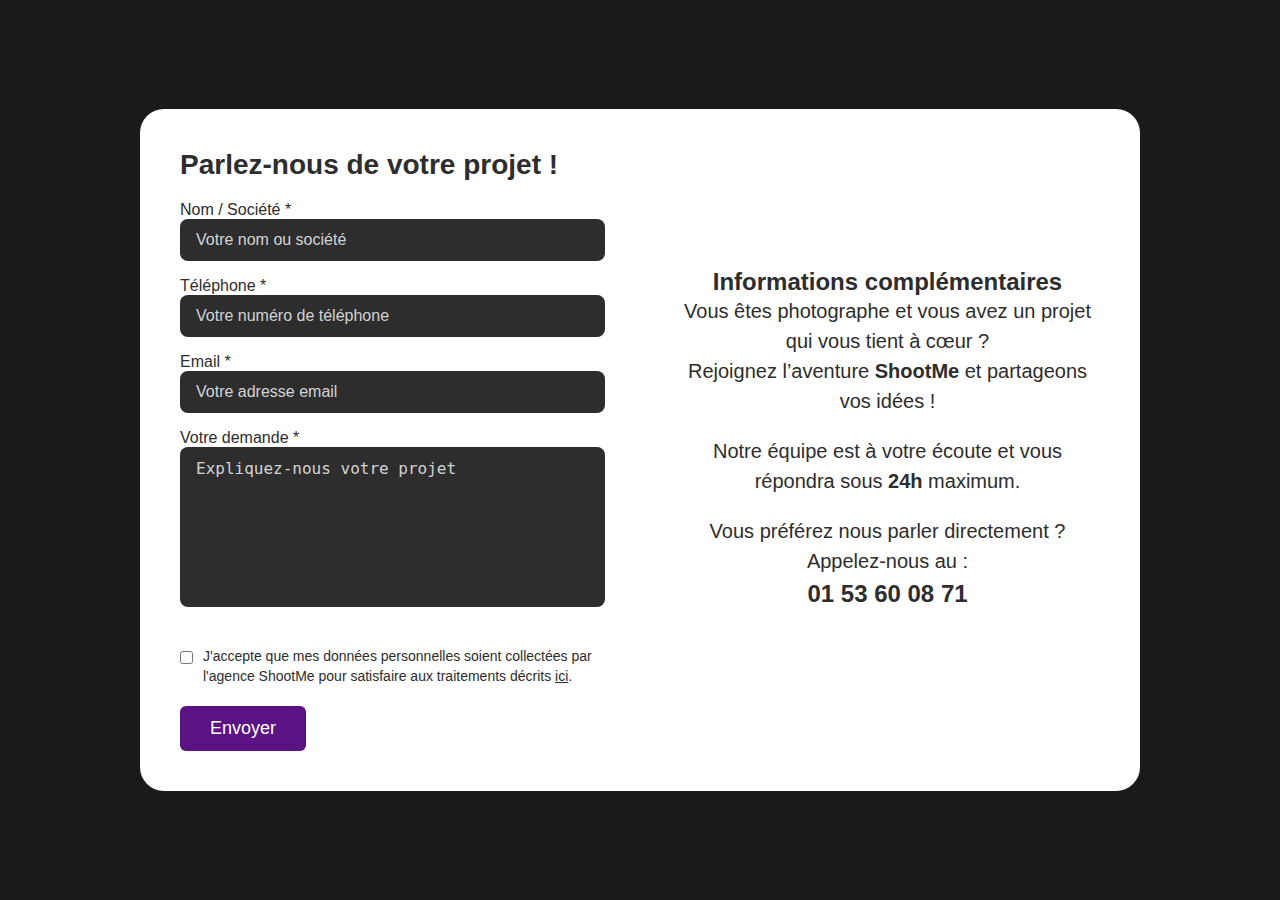
<file: form.html>
<!DOCTYPE html>
<html lang="fr">

<head>
  <meta charset="UTF-8" />
  <meta name="viewport" content="width=device-width, initial-scale=1.0" />
  <title>Formulaire de contact - Nops</title>
  <link rel="stylesheet" href="styles.css" />
</head>

<body>
  <main class="contact-card">
    <section class="form-section" aria-labelledby="form-title">
      <h1 id="form-title" class="form-title">Parlez-nous de votre projet&nbsp;!</h1>

      <form action="#" method="post" aria-describedby="privacy-notice">
        <div>
          <label for="name">Nom / Société *</label>
          <input type="text" id="name" name="name" class="form-input" placeholder="Votre nom ou société" required aria-required="true" />
        </div>

        <div>
          <label for="phone">Téléphone *</label>
          <input type="tel" id="phone" name="phone" class="form-input" placeholder="Votre numéro de téléphone" required aria-required="true" />
        </div>

        <div>
          <label for="email">Email *</label>
          <input type="email" id="email" name="email" class="form-input" placeholder="Votre adresse email" required aria-required="true" />
        </div>

        <div>
          <label for="message">Votre demande *</label>
          <textarea id="message" name="message" class="form-input form-textarea" placeholder="Expliquez-nous votre projet" required aria-required="true"></textarea>
        </div>

        <div class="checkbox-container">
          <input type="checkbox" id="terms" name="terms" required aria-required="true" />
          <label for="terms" id="privacy-notice">
            J'accepte que mes données personnelles soient collectées par l'agence ShootMe pour satisfaire aux traitements décrits
            <a href="#" title="Lire notre politique de confidentialité">ici</a>.
          </label>
        </div>

        <button type="submit" class="submit-button" aria-label="Envoyer le formulaire">Envoyer</button>
      </form>
    </section>

    <aside class="info-section" aria-labelledby="info-heading">
      <h2 id="info-heading" class="visually-hidden">Informations complémentaires</h2>

      <p class="info-text">
        Vous êtes photographe et vous avez un projet qui vous tient à cœur&nbsp;?<br />
        Rejoignez l’aventure <span class="highlight">ShootMe</span> et partageons vos idées !
      </p>

      <p class="info-text">
        Notre équipe est à votre écoute et vous répondra sous <span class="highlight">24h</span> maximum.
      </p>

      <p class="info-text">
        Vous préférez nous parler directement&nbsp;? Appelez-nous au :<br />
        <span class="phone-number" aria-label="Téléphone : 01 53 60 08 71">01 53 60 08 71</span>
      </p>
    </aside>
  </main>
</body>

</html>
</file>
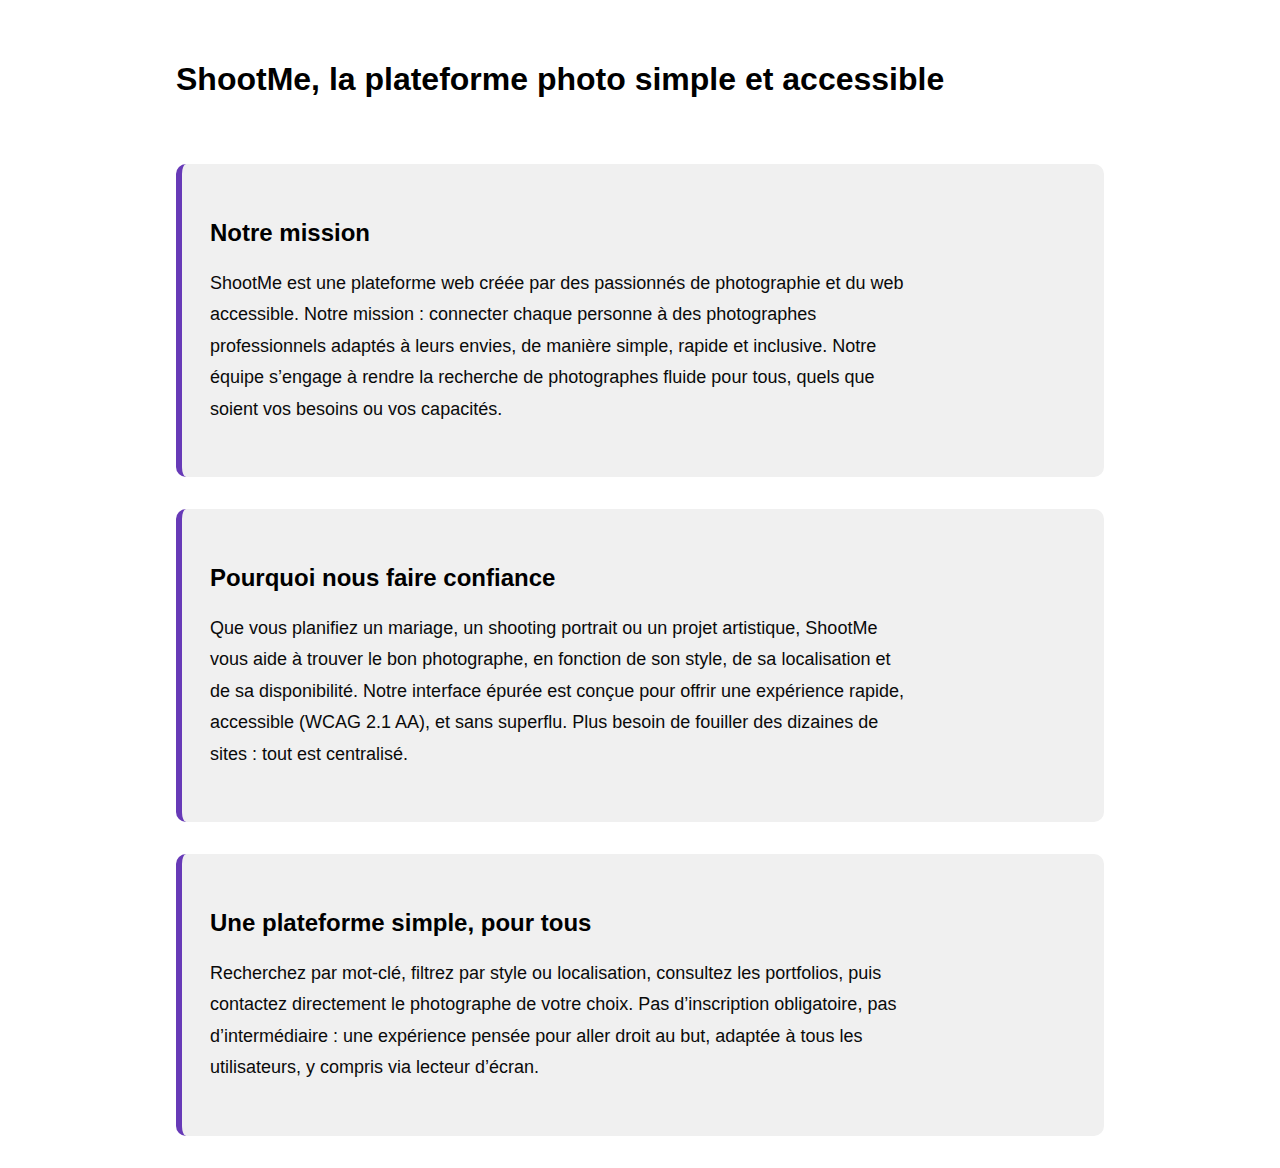
<file: presentation_section.html>
<!DOCTYPE html>
<html lang="fr">
<head>
    <meta charset="UTF-8">
    <meta name="viewport" content="width=device-width, initial-scale=1.0">
    <meta name="description" content="Trouvez rapidement un photographe professionnel selon votre style, votre localisation et vos disponibilités. Interface simple, rapide, et accessible à tous.">
    <title>Section présentation</title>
    <link rel="stylesheet" href="./style.css">
</head>
<body>
    <main role="main" id="main-content">
        <section class="container">
            <section id="presentation-section" aria-labelledby="presentation-heading">
                <h2 id="presentation-heading" tabindex="0">ShootMe, la plateforme photo simple et accessible</h2>
                    <article class="presentation-element">
                        <h3>Notre mission</h3>
                        <p>
                            ShootMe est une plateforme web créée par des passionnés de photographie et du web accessible. 
                            Notre mission : connecter chaque personne à des photographes professionnels adaptés à leurs envies, 
                            de manière simple, rapide et inclusive. Notre équipe s’engage à rendre la recherche de photographes 
                            fluide pour tous, quels que soient vos besoins ou vos capacités.
                        </p>
                    </article>
                    <article class="presentation-element">
                        <h3>Pourquoi nous faire confiance</h3>
                        <p>
                            Que vous planifiez un mariage, un shooting portrait ou un projet artistique, ShootMe vous aide à 
                            trouver le bon photographe, en fonction de son style, de sa localisation et de sa disponibilité. 
                            Notre interface épurée est conçue pour offrir une expérience rapide, accessible (WCAG 2.1 AA), et sans superflu. 
                            Plus besoin de fouiller des dizaines de sites : tout est centralisé.
                        </p>
                    </article>
                    <article class="presentation-element">
                        <h3>Une plateforme simple, pour tous</h3>
                        <p>
                            Recherchez par mot-clé, filtrez par style ou localisation, consultez les portfolios, puis contactez 
                            directement le photographe de votre choix. Pas d’inscription obligatoire, pas d’intermédiaire : 
                            une expérience pensée pour aller droit au but, adaptée à tous les utilisateurs, y compris via lecteur d’écran.
                        </p>
                    </article>
            </section>
        </section>
    </main>
</body>
</html>
</file>
<file: styles.css>
* {
    margin: 0;
    padding: 0;
    box-sizing: border-box;
}

body {
    font-family: 'Inter', 'Helvetica Neue', sans-serif;
    background-color: #1a1a1a;
    color: #2d2d2d;
    display: flex;
    justify-content: center;
    align-items: center;
    min-height: 100vh;
    padding: 20px;
    overflow: hidden;
    /* ✅ Ajout pour empêcher le scroll */
}

.contact-card {
    background-color: white;
    border-radius: 24px;
    max-width: 1000px;
    width: 100%;
    padding: 40px;
    display: flex;
    flex-direction: column;
    gap: 30px;
}

.form-title {
    font-size: 28px;
    font-weight: bold;
    margin-bottom: 20px;
}

.form-input {
    width: 100%;
    padding: 12px 16px;
    margin-bottom: 16px;
    border: none;
    border-radius: 8px;
    background-color: #2d2d2d;
    color: white;
    font-size: 16px;
}

.form-input::placeholder {
    color: rgba(255, 255, 255, 0.8);
}

.form-textarea {
    min-height: 160px;
    resize: none;
}

.checkbox-container {
    display: flex;
    align-items: flex-start;
    gap: 10px;
    margin: 20px 0;
}

.checkbox-container input {
    margin-top: 4px;
}

.checkbox-container label {
    font-size: 14px;
    line-height: 1.4;
}

.checkbox-container a {
    color: #2d2d2d;
    text-decoration: underline;
}

.submit-button {
    background-color: #5B1384;
    color: white;
    border: none;
    border-radius: 6px;
    padding: 12px 30px;
    font-size: 18px;
    font-weight: 500;
    cursor: pointer;
}

.submit-button:hover {
    background-color: #3d3d3d;
}

.info-section {
    text-align: center;
}

.info-text {
    font-size: 20px;
    line-height: 1.5;
    margin-bottom: 20px;
}

.highlight {
    font-weight: bold;
}

.phone-number {
    font-size: 24px;
    font-weight: bold;
    margin-top: 10px;
}

@media (min-width: 768px) {
    .contact-card {
        flex-direction: row;
    }

    .form-section {
        width: 50%;
        padding-right: 20px;
    }

    .info-section {
        width: 50%;
        display: flex;
        flex-direction: column;
        justify-content: center;
        padding-left: 20px;
    }
}
</file>
<file: style.css>
/* === Base typographique et structure === */
html {
    font-size: 100%; /* ≈ 16px */
    box-sizing: border-box;
    scroll-behavior: smooth;
}

*, *::before, *::after {
    box-sizing: inherit;
}

body {
    font-family: 'Inter', 'Helvetica Neue', sans-serif;
    font-size: 1.125rem; /* 18px pour AAA */
    line-height: 1.75;
    color: #0a0a0a;
    background-color: #ffffff;
    margin: 0;
    padding: 0 1rem;
}

/* === Conteneur principal === */
.container {
    max-width: 60rem; /* 960px */
    margin: 0 auto;
    padding: 2rem 1rem;
}

/* === Titres === */
h2 {
    font-size: clamp(1.6rem, 2vw + 1rem, 2rem);
    line-height: 1.3;
    margin-bottom: 2rem;
    color: #000;
}

h2:focus {
    outline: 3.5px solid #673AB7;
    outline-offset: 6px;
    background-color: #f0f0f0;
    border-radius: 6px;
    padding: 0.25rem;
    transition: outline 0.2s ease-in-out, background-color 0.2s ease-in-out;
}

h3 {
    font-size: clamp(1.3rem, 1.5vw + 1rem, 1.5rem);
    line-height: 1.4;
    margin: 1.5rem 0 0.75rem;
    color: #000;
}

/* === Paragraphes === */
p {
    margin-bottom: 1.5rem;
    max-width: 70ch;
}

/* === Section Présentation === */
#presentation-section {
    display: flex;
    flex-direction: column;
    gap: 2rem;
}

/* === Blocs de présentation === */
.presentation-element {
    padding: 1.75rem;
    background-color: #f0f0f0;
    border-left: 6px solid #673AB7;
    border-radius: 10px;
    transition: background-color 0.2s ease-in-out;
}

/* === Responsive mobile === */
/* @media (max-width: 600px) {
    body {
        font-size: 1rem;
    }

    .presentation-element {
        padding: 1.25rem;
    }

    .container {
        padding: 1.5rem 1rem;
    }
} */
</file>
